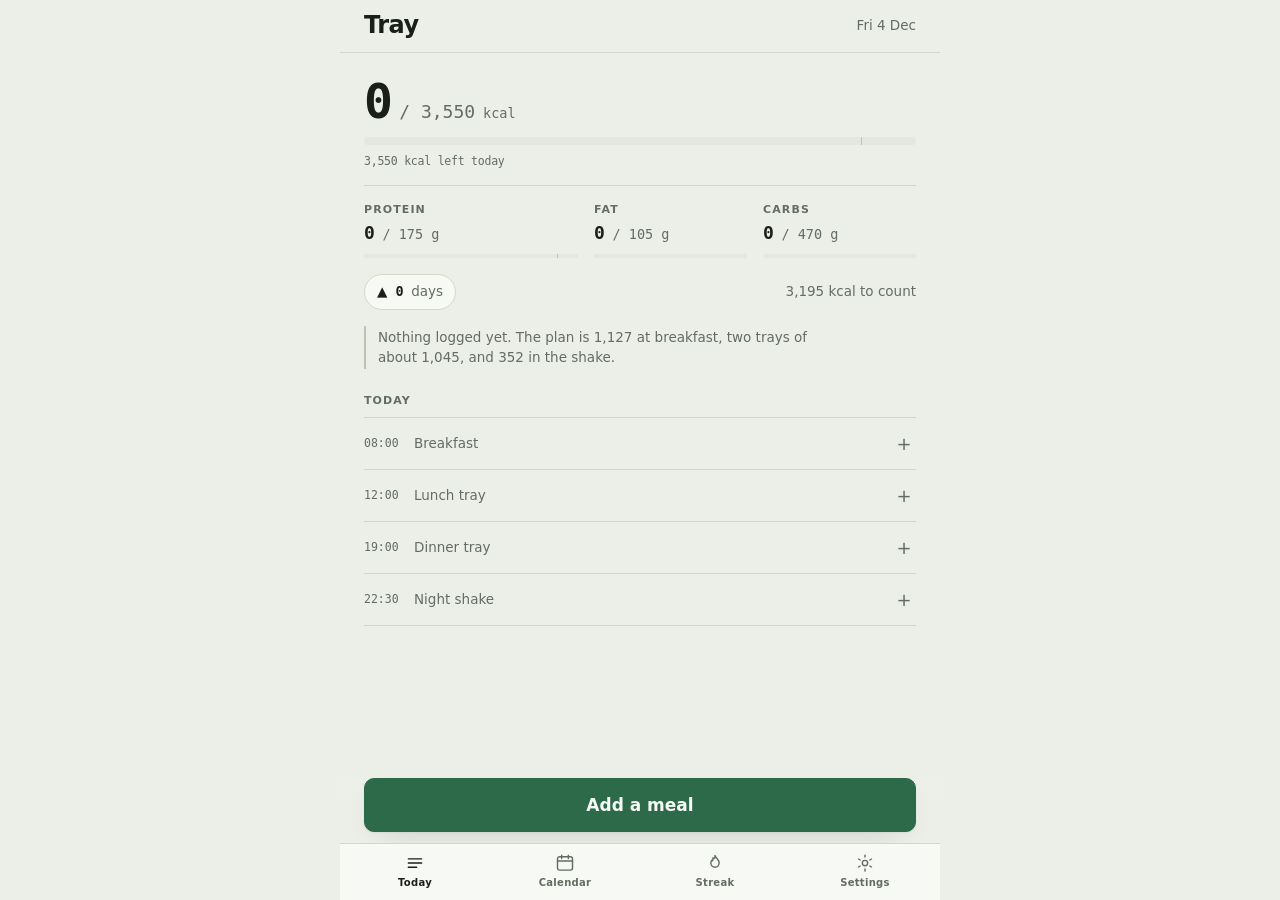
<file: index.html>
<!doctype html>
<html lang="en">
<head>
<meta charset="utf-8">
<meta name="viewport" content="width=device-width, initial-scale=1, viewport-fit=cover">
<meta name="robots" content="noindex, nofollow">
<title>Tray</title>
<meta name="description" content="Canteen tray builder and macro tracker. Works offline, stores nothing off the phone.">
<meta name="theme-color" content="#ECEFE8" media="(prefers-color-scheme: light)">
<meta name="theme-color" content="#141814" media="(prefers-color-scheme: dark)">
<link rel="manifest" href="manifest.webmanifest">
<link rel="icon" href="assets/img/icons/favicon.png">
<link rel="apple-touch-icon" href="assets/img/icons/icon-180.png">
<meta name="apple-mobile-web-app-capable" content="yes">
<meta name="mobile-web-app-capable" content="yes">
<meta name="apple-mobile-web-app-status-bar-style" content="default">
<meta name="apple-mobile-web-app-title" content="Tray">
<link rel="stylesheet" href="assets/css/styles.css">
</head>
<body>
<div class="app" id="app">
  <div class="topbar"><h1>Tray</h1></div>
  <main><p class="muted">Loading…</p></main>
</div>
<noscript>
  <p style="padding:16px">Tray needs JavaScript. It runs entirely on your phone — there is no server to talk to.</p>
</noscript>
<script type="module" src="assets/js/app.js"></script>
</body>
</html>
</file>
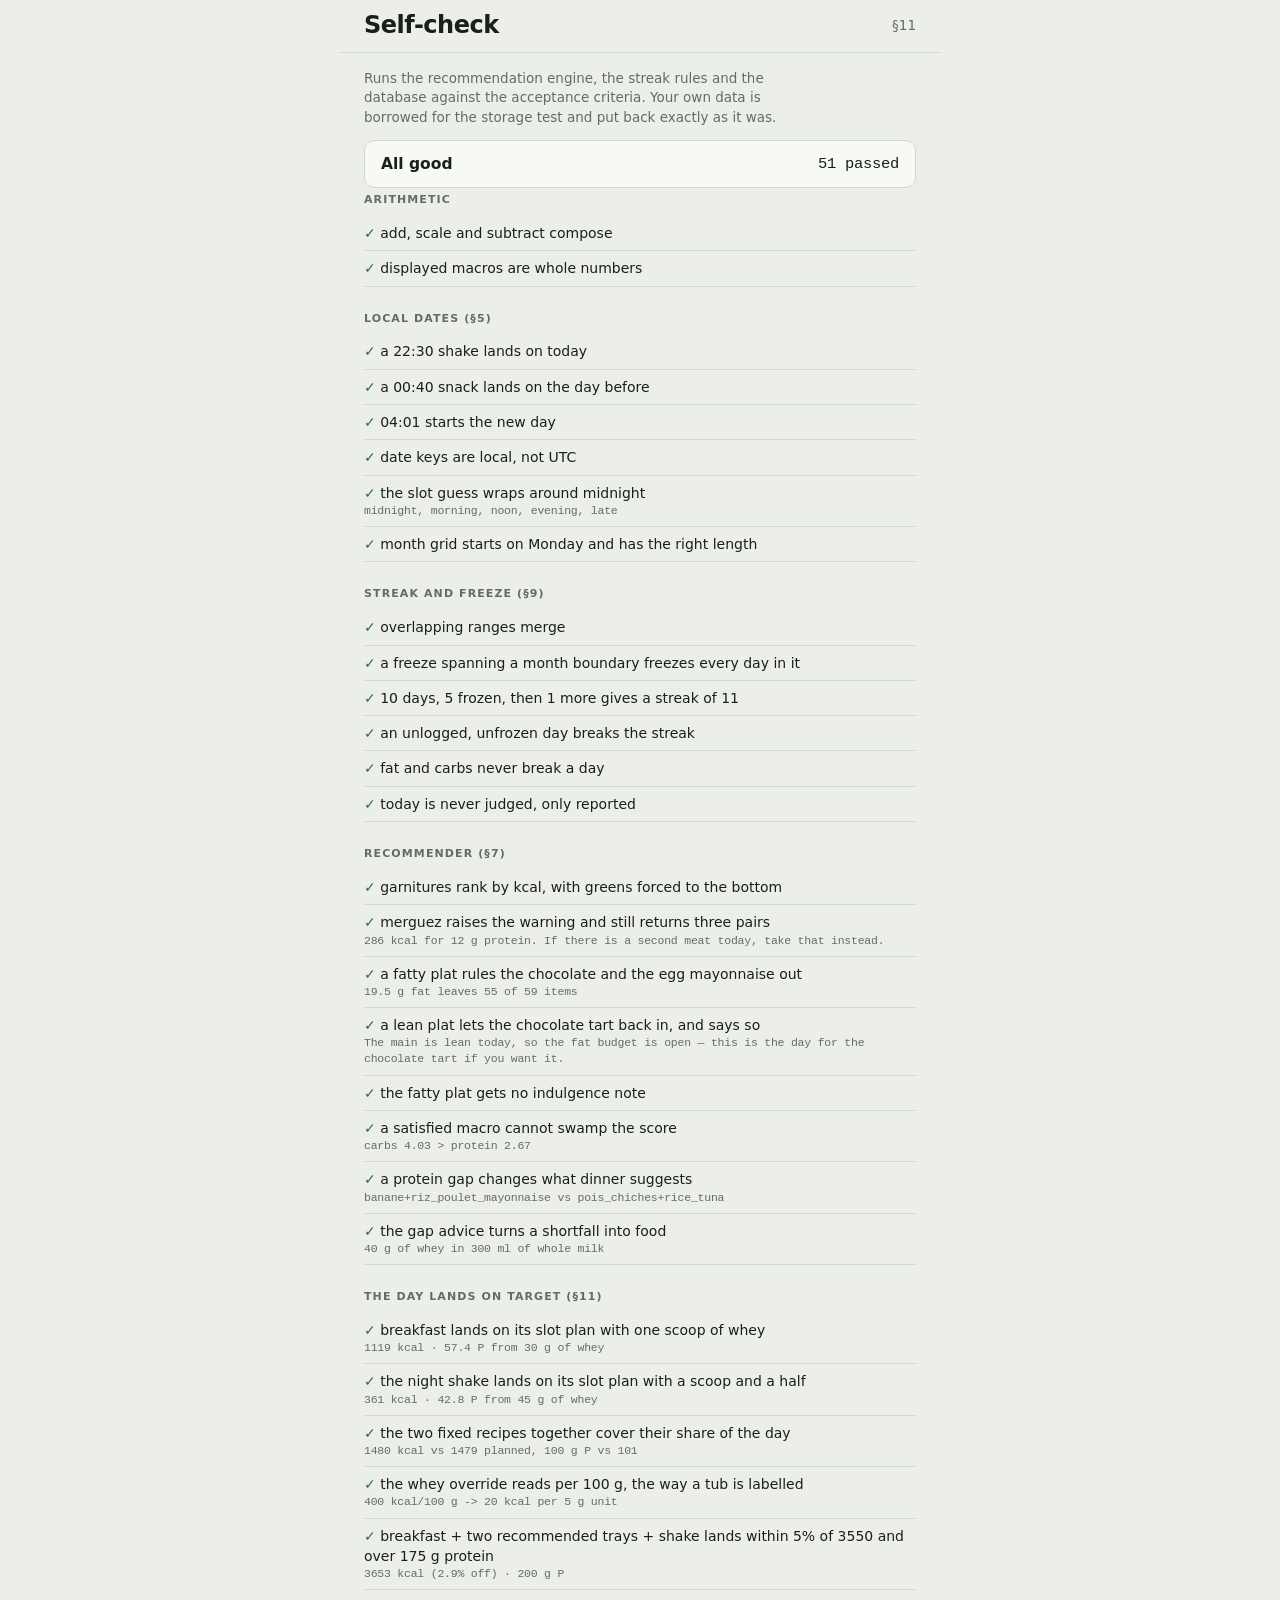
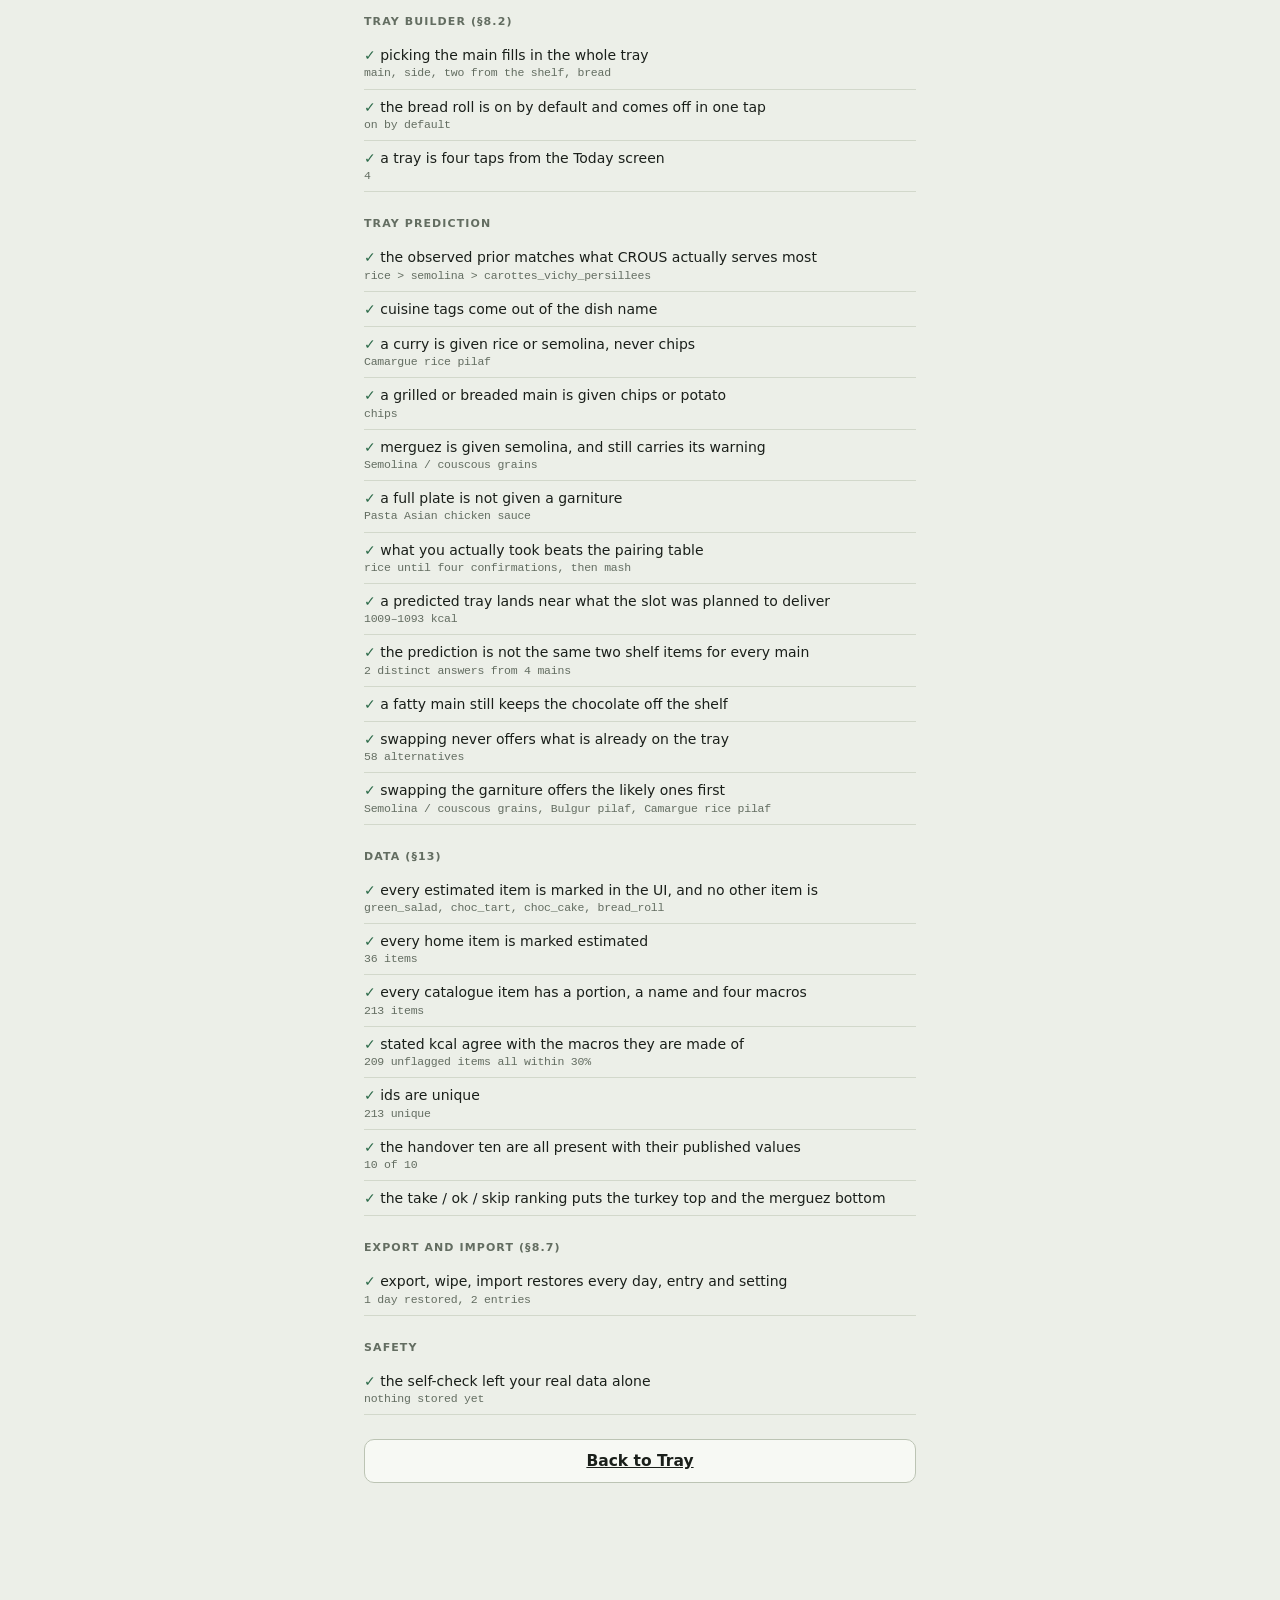
<file: tests.html>
<!doctype html>
<html lang="en">
<head>
<meta charset="utf-8">
<meta name="viewport" content="width=device-width, initial-scale=1, viewport-fit=cover">
<meta name="robots" content="noindex, nofollow">
<title>Tray — self-check</title>
<link rel="icon" href="assets/img/icons/favicon.png">
<link rel="stylesheet" href="assets/css/styles.css">
</head>
<body>
<div class="app">
  <div class="topbar"><h1>Self-check</h1><span class="sub">§11</span></div>
  <main>
    <p class="small muted" style="margin-top:0">
      Runs the recommendation engine, the streak rules and the database against the acceptance
      criteria. Your own data is borrowed for the storage test and put back exactly as it was.
    </p>
    <div id="summary"></div>
    <div id="out"></div>
    <div style="height:24px"></div>
    <a class="btn wide" href="index.html">Back to Tray</a>
    <div style="height:32px"></div>
  </main>
</div>
<script type="module" src="assets/js/tests.js"></script>
</body>
</html>
</file>
<file: assets/css/styles.css>
/* Tray — one stylesheet, no framework.

   The identity is the numbers. This is an app for reading figures in a queue, so the
   figures are the largest thing on every screen, set in tabular mono, on a quiet sage
   ground borrowed from the icon. Everything else is hairlines and space.

   Two geometric registers, used consistently and never mixed:
     - squares (r-md) for anything you pick: food tiles, buttons, panels
     - circles (r-full) for anything that filters or toggles: chips, switches, dots
   Semantic take / ok / skip are never decorative. --accent means progress, nothing else.
*/

:root {
  /* ---- palette ------------------------------------------------------------ */
  --ground:    #ECEFE8;
  --surface:   #F7F9F4;
  --surface-2: #E3E7DD;
  --ink:       #1A1F1A;
  --muted:     #636D61;
  --rule:      #D2D8CB;
  --rule-firm: #BCC4B4;
  --take:      #2C6A49;
  --ok:        #8A6413;
  --skip:      #9A392C;
  --accent:    #1C4E5C;
  --on-dark:   #F7F9F4;
  --take-wash: #2c6a4914;
  --skip-wash: #9a392c14;
  --accent-wash: #1c4e5c12;
  --shadow:    0 1px 2px #1a1f1a0f, 0 12px 32px -16px #1a1f1a33;
  --focus:     #1C4E5C;

  /* ---- type --------------------------------------------------------------- */
  --font: -apple-system, BlinkMacSystemFont, "Segoe UI", system-ui, "Helvetica Neue", sans-serif;
  --mono: ui-monospace, SFMono-Regular, "SF Mono", Menlo, Consolas, monospace;

  --t-display: 40px;
  --t-h1:      24px;
  --t-h2:      18px;
  --t-h3:      15.5px;
  --t-body:    15.5px;
  --t-small:   13.5px;
  --t-tiny:    11.5px;
  --t-label:   11px;

  --w-reg: 400;
  --w-mid: 560;
  --w-bold: 640;

  /* ---- space (4 / 8 / 12 / 16 / 24 / 32 / 48) ------------------------------ */
  --s1: 4px;  --s2: 8px;  --s3: 12px; --s4: 16px;
  --s5: 24px; --s6: 32px; --s7: 48px;

  /* ---- geometry ----------------------------------------------------------- */
  --r-sm: 6px;
  --r-md: 10px;
  --r-lg: 16px;
  --r-full: 999px;

  --pad: var(--s4);
  --bar-h: 56px;
  --hit: 44px;          /* never let a target go under this */
  --measure: 34em;

  color-scheme: light;
}

@media (prefers-color-scheme: dark) {
  :root:not([data-theme="light"]) {
    --ground:    #141814;
    --surface:   #1C211C;
    --surface-2: #252B25;
    --ink:       #E7EBE3;
    --muted:     #949E91;
    --rule:      #2F372F;
    --rule-firm: #434D42;
    --take:      #74C596;
    --ok:        #DCAE54;
    --skip:      #E4867A;
    --accent:    #84C4D6;
    --on-dark:   #141814;
    --take-wash: #74c5961c;
    --skip-wash: #e4867a1c;
    --accent-wash: #84c4d616;
    --shadow:    0 1px 2px #00000047, 0 12px 32px -16px #000000a0;
    --focus:     #84C4D6;
    color-scheme: dark;
  }
}

:root[data-theme="dark"] {
  --ground:    #141814;
  --surface:   #1C211C;
  --surface-2: #252B25;
  --ink:       #E7EBE3;
  --muted:     #949E91;
  --rule:      #2F372F;
  --rule-firm: #434D42;
  --take:      #74C596;
  --ok:        #DCAE54;
  --skip:      #E4867A;
  --accent:    #84C4D6;
  --on-dark:   #141814;
  --take-wash: #74c5961c;
  --skip-wash: #e4867a1c;
  --accent-wash: #84c4d616;
  --shadow:    0 1px 2px #00000047, 0 12px 32px -16px #000000a0;
  --focus:     #84C4D6;
  color-scheme: dark;
}

/* ---------- base -------------------------------------------------------------- */

* { box-sizing: border-box; }

html { -webkit-text-size-adjust: 100%; touch-action: manipulation; }

body {
  margin: 0;
  min-height: 100dvh;
  background: var(--ground);
  color: var(--ink);
  font: var(--w-reg) var(--t-body)/1.45 var(--font);
  -webkit-font-smoothing: antialiased;
  -webkit-tap-highlight-color: transparent;
  overscroll-behavior-y: none;
}

button, input, select, textarea { font: inherit; color: inherit; }
button { cursor: pointer; border: 0; background: none; padding: 0; text-align: left; }
a { color: var(--accent); }

:focus { outline: none; }
:focus-visible {
  outline: 2px solid var(--focus);
  outline-offset: 2px;
  border-radius: var(--r-sm);
}

h1, h2, h3 { margin: 0; font-weight: var(--w-bold); letter-spacing: -0.02em; line-height: 1.16; }
h1 { font-size: var(--t-h1); }
h2 { font-size: var(--t-h2); }
h3 { font-size: var(--t-h3); }
p  { margin: 0 0 var(--s3); max-width: var(--measure); }
p:last-child { margin-bottom: 0; }

.num { font-family: var(--mono); font-variant-numeric: tabular-nums; letter-spacing: -0.02em; }
.muted { color: var(--muted); }
.small { font-size: var(--t-small); }
.tiny  { font-size: var(--t-tiny); line-height: 1.4; }
.center { text-align: center; }
.take { color: var(--take); } .ok { color: var(--ok); } .skip { color: var(--skip); }

.label {
  font-size: var(--t-label); font-weight: var(--w-bold);
  letter-spacing: 0.1em; text-transform: uppercase; color: var(--muted);
}

/* ---------- shell -------------------------------------------------------------- */

.app { min-height: 100dvh; display: flex; flex-direction: column; max-width: 600px; margin: 0 auto; }

.topbar {
  position: sticky; top: 0; z-index: 20;
  display: flex; align-items: center; gap: var(--s3);
  padding: calc(env(safe-area-inset-top) + var(--s3)) var(--pad) var(--s3);
  background: var(--ground);
  border-bottom: 1px solid var(--rule);
}
.topbar h1 { flex: 1; min-width: 0; }
.topbar .sub { font-size: var(--t-small); color: var(--muted); white-space: nowrap; }
.topbar .back {
  width: var(--hit); height: var(--hit); margin-left: calc(var(--s3) * -1);
  display: flex; align-items: center; justify-content: center;
  color: var(--muted); font-size: 20px; flex: none;
}

main { flex: 1; padding: var(--s4) var(--pad) calc(var(--bar-h) + env(safe-area-inset-bottom) + var(--s7)); }
main.with-dock { padding-bottom: calc(var(--bar-h) + 78px + env(safe-area-inset-bottom)); }

.nav {
  position: fixed; left: 0; right: 0; bottom: 0; z-index: 30;
  display: grid; grid-template-columns: repeat(4, 1fr);
  max-width: 600px; margin: 0 auto;
  padding-bottom: env(safe-area-inset-bottom);
  background: var(--surface);
  border-top: 1px solid var(--rule);
}
.nav a {
  height: var(--bar-h);
  display: flex; flex-direction: column; align-items: center; justify-content: center; gap: 3px;
  color: var(--muted); text-decoration: none;
  font-size: 10px; font-weight: var(--w-mid); letter-spacing: 0.03em;
}
.nav a[aria-current="page"] { color: var(--ink); }
.nav svg { width: 20px; height: 20px; fill: none; stroke: currentColor; stroke-width: 1.7;
  stroke-linecap: round; stroke-linejoin: round; }

/* ---------- the macro hero ------------------------------------------------------
   Level 1 of the page. Deliberately not a card: the day's numbers are the page,
   not an item on it. */

.hero { padding: var(--s2) 0 var(--s4); }
.hero .kcal {
  display: flex; align-items: baseline; gap: var(--s2);
  font-family: var(--mono); font-variant-numeric: tabular-nums;
}
.hero .kcal b { font-size: var(--t-display); font-weight: var(--w-bold); letter-spacing: -0.035em; line-height: 1; }
.hero .kcal .of { font-size: var(--t-h2); color: var(--muted); font-weight: var(--w-reg); }
.hero .kcal .unit { font-size: var(--t-small); color: var(--muted); }

/* One hairline, with a tick where the day starts counting. */
.bar { position: relative; height: 6px; background: var(--surface-2); border-radius: var(--r-full); overflow: hidden; }
.bar .fill { position: absolute; inset: 0 auto 0 0; background: var(--accent); border-radius: var(--r-full); transition: width .4s cubic-bezier(.2,.8,.3,1); }
.bar .fill.hit { background: var(--take); }
.bar .fill.over { background: var(--ok); }
.bar .fill.way-over { background: var(--skip); }
.bar .tick { position: absolute; top: -3px; bottom: -3px; width: 1px; background: var(--rule-firm); }
.hero .bar { margin-top: var(--s3); height: 8px; }

.hero .rest {
  display: grid; grid-template-columns: 1.4fr 1fr 1fr; gap: var(--s4);
  margin-top: var(--s4); padding-top: var(--s4); border-top: 1px solid var(--rule);
}
.hero .rest .cell .k { display: block; }
.hero .rest .cell .v {
  display: block; margin-top: 2px;
  font-family: var(--mono); font-variant-numeric: tabular-nums;
  font-size: var(--t-h2); font-weight: var(--w-bold); letter-spacing: -0.03em;
}
.hero .rest .cell .v small { font-size: var(--t-small); font-weight: var(--w-reg); color: var(--muted); letter-spacing: 0; }
.hero .rest .cell .bar { margin-top: var(--s2); height: 4px; }

/* ---------- the primary action --------------------------------------------------
   Level 2. Docked above the tab bar so it is always under the thumb, whatever the
   scroll position. */

.dock {
  position: fixed; left: 0; right: 0; z-index: 25;
  bottom: calc(var(--bar-h) + env(safe-area-inset-bottom));
  max-width: 600px; margin: 0 auto;
  padding: var(--s3) var(--pad);
  background: linear-gradient(to top, var(--ground) 62%, transparent);
  pointer-events: none;
}
.dock > * { pointer-events: auto; }

/* ---------- buttons -------------------------------------------------------------
   Three ranks, one shape language. Height never drops below the tap minimum. */

.btn {
  min-height: var(--hit); padding: 0 var(--s4);
  display: inline-flex; align-items: center; justify-content: center; gap: var(--s2);
  border-radius: var(--r-md); border: 1px solid var(--rule-firm);
  background: var(--surface); color: var(--ink);
  font-weight: var(--w-mid); font-size: var(--t-body);
  transition: transform .09s ease, background .12s ease;
}
.btn:active { transform: scale(.985); }
.btn.primary { background: var(--take); border-color: var(--take); color: var(--on-dark); font-weight: var(--w-bold); }
.btn.big { min-height: 54px; font-size: 17px; border-radius: var(--r-md); box-shadow: var(--shadow); }
.btn.wide { width: 100%; }
.btn.ghost { background: transparent; border-color: var(--rule); }
.btn.quiet { background: transparent; border-color: transparent; color: var(--muted); font-weight: var(--w-reg); }
.btn.danger { color: var(--skip); border-color: color-mix(in srgb, var(--skip) 35%, var(--rule)); }
.btn.sm { min-height: 36px; padding: 0 var(--s3); font-size: var(--t-small); }
.btn[disabled] { opacity: .38; pointer-events: none; }

/* ---------- chips: round, because they filter rather than commit ---------------- */

/* Chips stay visually light at 36px but carry a 44px touch target, because a row of
   44px pills reads as a row of buttons and these are only filters. */
.chip {
  position: relative;
  min-height: 36px; padding: 0 var(--s3);
  display: inline-flex; align-items: center; gap: var(--s1);
  border-radius: var(--r-full); border: 1px solid var(--rule);
  background: var(--surface); color: var(--muted);
  font-size: var(--t-small); font-weight: var(--w-mid); white-space: nowrap;
}
.chip::after { content: ""; position: absolute; inset: -4px -2px; }
.chip.on { background: var(--ink); border-color: var(--ink); color: var(--ground); }
.chip.off { opacity: .42; text-decoration: line-through; }

.chiprow {
  display: flex; gap: var(--s2); overflow-x: auto;
  padding: 2px var(--pad) var(--s3); margin: 0 calc(var(--pad) * -1);
  scrollbar-width: none; -webkit-overflow-scrolling: touch;
}
.chiprow::-webkit-scrollbar { display: none; }

.wrap-row { display: flex; flex-wrap: wrap; gap: var(--s2); }

/* ---------- slot strip ----------------------------------------------------------
   Level 4. Rows on hairlines, not cards — these are a table of the day, and a table
   is what they should look like. */

.slots { border-top: 1px solid var(--rule); }
.slot {
  display: flex; align-items: center; gap: var(--s3);
  width: 100%; min-height: 52px; padding: var(--s3) 0;
  border-bottom: 1px solid var(--rule);
}
.slot .when { font-family: var(--mono); font-size: var(--t-tiny); color: var(--muted); width: 38px; flex: none; }
.slot .body { flex: 1; min-width: 0; }
.slot .title { font-size: var(--t-small); font-weight: var(--w-mid); }
.slot .detail {
  font-size: var(--t-tiny); color: var(--muted); margin-top: 1px;
  overflow: hidden; text-overflow: ellipsis; white-space: nowrap;
}
.slot .figs { flex: none; text-align: right; font-family: var(--mono); font-variant-numeric: tabular-nums; }
.slot .figs .k { font-size: var(--t-small); font-weight: var(--w-bold); }
.slot .figs .p { font-size: var(--t-tiny); color: var(--muted); }
.slot .add { color: var(--muted); font-size: 18px; width: 24px; text-align: center; flex: none; }
.slot.empty .title { color: var(--muted); font-weight: var(--w-reg); }

/* Armed: the row is showing what it is about to add and waiting for a second tap. */
.slot.armed { background: var(--take-wash); }
.slot.armed .body { flex: 1; min-width: 0; text-align: left; }
.slot.armed .title { font-weight: var(--w-mid); }
.slot .btn { flex: none; }

/* Toast, with an optional action such as Undo. */
.toast {
  position: fixed; left: 50%; transform: translateX(-50%); z-index: 50;
  bottom: calc(var(--bar-h) + env(safe-area-inset-bottom) + 76px);
  display: flex; align-items: center; gap: var(--s3);
  max-width: calc(100vw - var(--s5));
  padding: var(--s2) var(--s3) var(--s2) var(--s4);
  background: var(--ink); color: var(--ground);
  border-radius: var(--r-full); font-size: var(--t-small);
  box-shadow: var(--shadow);
}
.toast-action {
  flex: none; min-height: 32px; padding: 0 var(--s3);
  border-radius: var(--r-full); background: var(--ground); color: var(--ink);
  font-size: var(--t-small); font-weight: var(--w-bold);
}

/* ---------- food tiles ----------------------------------------------------------
   Level 3. What you actually tap, so they are the biggest targets on the screen and
   the selected state is unmistakable. */

.tiles { display: grid; grid-template-columns: repeat(2, 1fr); gap: var(--s2); }
.tiles.one { grid-template-columns: 1fr; }

.tile {
  position: relative; display: block; width: 100%;
  min-height: 84px; padding: var(--s3);
  background: var(--surface); border: 1px solid var(--rule); border-radius: var(--r-md);
  transition: border-color .12s ease, background .12s ease, transform .09s ease;
}
.tile:active { transform: scale(.99); }
.tile .glyph { width: 22px; height: 22px; display: block; margin-bottom: var(--s2); color: var(--muted); }
.tile .glyph svg { width: 100%; height: 100%; fill: none; stroke: currentColor; stroke-width: 1.6;
  stroke-linecap: round; stroke-linejoin: round; }
.tile .en { display: block; font-size: var(--t-small); font-weight: var(--w-mid); line-height: 1.25; padding-right: 14px; }
.tile .fr { display: block; font-size: var(--t-tiny); color: var(--muted); margin-top: 2px; line-height: 1.3; }
.tile .figs { display: block; margin-top: var(--s2); font-family: var(--mono);
  font-variant-numeric: tabular-nums; font-size: var(--t-tiny); color: var(--muted); }
.tile .figs b { color: var(--ink); font-size: var(--t-small); font-weight: var(--w-bold); }
.tile .dot { position: absolute; top: var(--s3); right: var(--s3); width: 7px; height: 7px; border-radius: var(--r-full); }
.tile[aria-pressed="true"] {
  border-color: var(--ink); background: var(--surface);
  box-shadow: inset 0 0 0 1px var(--ink);
}
.tile[aria-pressed="true"]::after {
  content: "✓"; position: absolute; right: var(--s3); bottom: var(--s3);
  width: 20px; height: 20px; border-radius: var(--r-full);
  background: var(--ink); color: var(--ground);
  font-size: 12px; line-height: 20px; text-align: center;
}
.tile.wide { min-height: 0; }
.tile.wide .en { font-size: var(--t-body); }

.dot.take { background: var(--take); } .dot.ok { background: var(--ok); } .dot.skip { background: var(--skip); }

.est {
  display: inline-block; margin-left: var(--s1); padding: 0 4px;
  border: 1px solid var(--rule-firm); border-radius: 3px;
  font-size: 9px; font-weight: var(--w-mid); letter-spacing: .06em;
  text-transform: uppercase; color: var(--muted); vertical-align: 1px;
}

/* ---------- the predicted tray --------------------------------------------------
   The product's one real visual idea: the tray as it is actually assembled, each
   component on its own line, each swappable in one tap. */

.tray { border-top: 1px solid var(--rule); }
.trayrow {
  display: flex; align-items: center; gap: var(--s3);
  padding: var(--s3) 0; border-bottom: 1px solid var(--rule);
  min-height: 60px;
}
.trayrow .slotname { width: 58px; flex: none; align-self: flex-start; padding-top: 2px; }
.trayrow .what { flex: 1; min-width: 0; display: block; text-align: left; }
.trayrow .what .n { display: block; font-size: var(--t-small); font-weight: var(--w-mid); line-height: 1.3; }
.trayrow .what .m { display: block; font-size: var(--t-tiny); color: var(--muted); margin-top: 2px;
  font-family: var(--mono); font-variant-numeric: tabular-nums; }
.trayrow .what .why { display: block; font-size: var(--t-tiny); color: var(--muted);
  margin-top: var(--s1); line-height: 1.35; }
.trayrow .btn { flex: none; align-self: center; }
.trayrow.none .what .n { color: var(--muted); font-weight: var(--w-reg); }

.traytotal {
  display: flex; align-items: baseline; justify-content: space-between;
  padding: var(--s3) 0 0; margin-top: var(--s1);
  border-top: 2px solid var(--ink);
}
.traytotal .v { font-family: var(--mono); font-variant-numeric: tabular-nums;
  font-size: var(--t-h2); font-weight: var(--w-bold); letter-spacing: -.03em; }

/* before -> after, the one place a number changes because of what you just did */
.delta { display: flex; align-items: baseline; gap: var(--s2); font-family: var(--mono);
  font-variant-numeric: tabular-nums; font-size: var(--t-small); color: var(--muted); }
.delta b { color: var(--ink); font-weight: var(--w-bold); }
.delta .arrow { color: var(--rule-firm); }

/* ---------- notes: a rule, not a filled box ------------------------------------- */

.note {
  border-left: 2px solid var(--rule-firm); padding: 2px 0 2px var(--s3);
  font-size: var(--t-small); color: var(--muted); line-height: 1.45;
  max-width: var(--measure);
}
.note b, .note strong { color: var(--ink); font-weight: var(--w-mid); }
.note.warn { border-left-color: var(--skip); color: var(--ink); }
.note.good { border-left-color: var(--take); color: var(--ink); }

/* ---------- steps ---------------------------------------------------------------- */

.steps { display: flex; align-items: center; gap: var(--s1); }
.steps i { width: 16px; height: 2px; background: var(--rule-firm); border-radius: var(--r-full); }
.steps i.on { background: var(--ink); width: 22px; }

/* ---------- search ---------------------------------------------------------------- */

.search {
  width: 100%; min-height: var(--hit); padding: 0 var(--s3);
  border-radius: var(--r-md); border: 1px solid var(--rule-firm); background: var(--surface);
  font-size: 16px;  /* 16px exactly, or iOS zooms the page on focus */
}
.search::placeholder { color: var(--muted); }

/* ---------- steppers --------------------------------------------------------------- */

.ing { display: flex; align-items: center; gap: var(--s3); padding: var(--s2) 0; border-bottom: 1px solid var(--rule); }
.ing:last-child { border-bottom: 0; }
.ing .lab { flex: 1; min-width: 0; }
.ing .lab .n { font-weight: var(--w-mid); font-size: var(--t-small); }
.ing .lab .u { font-size: var(--t-tiny); color: var(--muted); font-family: var(--mono); font-variant-numeric: tabular-nums; }
.step { display: flex; align-items: center; gap: 2px; }
.step button {
  width: var(--hit); height: var(--hit); border-radius: var(--r-md); border: 1px solid var(--rule);
  background: var(--surface); font-size: 18px; color: var(--ink);
  display: flex; align-items: center; justify-content: center;
}
.step .q { min-width: 56px; text-align: center; font-family: var(--mono); font-variant-numeric: tabular-nums; font-size: var(--t-small); }

/* ---------- sheet -------------------------------------------------------------------- */

.scrim {
  position: fixed; inset: 0; z-index: 40; background: #0008;
  display: flex; align-items: flex-end; justify-content: center;
  animation: fade .16s ease;
}
@keyframes fade { from { opacity: 0 } }
@keyframes rise { from { transform: translateY(12px) } }
.sheet {
  width: 100%; max-width: 600px; max-height: 90dvh; overflow-y: auto;
  background: var(--ground); border-radius: var(--r-lg) var(--r-lg) 0 0;
  border-top: 1px solid var(--rule);
  padding: var(--s4) var(--pad) calc(env(safe-area-inset-bottom) + var(--s4));
  animation: rise .2s cubic-bezier(.2,.8,.3,1);
  box-shadow: var(--shadow);
}
.sheet .handle { width: 34px; height: 4px; border-radius: var(--r-full); background: var(--rule-firm); margin: calc(var(--s2) * -1) auto var(--s3); }
.sheet h2 { margin-bottom: var(--s3); }

/* ---------- calendar ------------------------------------------------------------------ */

.cal { display: grid; grid-template-columns: repeat(7, 1fr); gap: var(--s1); }
.cal .wd { text-align: center; font-size: 10px; color: var(--muted); padding-bottom: var(--s1); }
.cal .cell {
  aspect-ratio: 1; border-radius: var(--r-sm); border: 1px solid var(--rule);
  background: var(--surface); position: relative; overflow: hidden;
  display: flex; align-items: flex-start; justify-content: center; padding-top: 3px;
}
.cal .cell.blank { border: 0; background: none; }
.cal .cell .d { position: relative; z-index: 2; font-size: 10px; font-family: var(--mono); }
.cal .cell .lv { position: absolute; left: 0; right: 0; bottom: 0; background: var(--accent); opacity: .28; }
.cal .cell.hit .lv { background: var(--take); opacity: .4; }
.cal .cell.today { border-color: var(--ink); box-shadow: inset 0 0 0 1px var(--ink); }
.cal .cell.frozen { background: repeating-linear-gradient(135deg, var(--surface-2) 0 3px, var(--surface) 3px 7px); color: var(--muted); }
.cal .cell .pdot { position: absolute; bottom: 3px; left: 50%; transform: translateX(-50%); width: 4px; height: 4px; border-radius: var(--r-full); background: var(--take); z-index: 2; }
.cal .cell.empty-past { background: transparent; border-style: dashed; color: var(--muted); }

.spark { width: 100%; height: 100px; display: block; overflow: visible; }

/* ---------- rows, fields, switches -------------------------------------------------- */

.kv { display: flex; justify-content: space-between; gap: var(--s3); padding: var(--s2) 0; font-size: var(--t-small); }
.kv + .kv { border-top: 1px solid var(--rule); }
.kv .k { color: var(--muted); }
.kv .v { font-family: var(--mono); font-variant-numeric: tabular-nums; }

.panel { border: 1px solid var(--rule); border-radius: var(--r-md); padding: var(--s3) var(--s4); background: var(--surface); }
.panel + .panel { margin-top: var(--s2); }

/* Calendar, Streak and Settings are reference screens rather than doing screens, so
   they keep a boxed layout — but on the same tokens as everything else, not their own. */
.card { border: 1px solid var(--rule); border-radius: var(--r-md); padding: var(--s3) var(--s4); background: var(--surface); }
.card + .card { margin-top: var(--s2); }
.section-title {
  margin: var(--s5) 0 var(--s2);
  font-size: var(--t-label); font-weight: var(--w-bold);
  letter-spacing: .1em; text-transform: uppercase; color: var(--muted);
}
.section-title:first-child { margin-top: var(--s1); }

.field { display: flex; align-items: center; gap: var(--s3); padding: var(--s2) 0; }
.field label { flex: 1; font-size: var(--t-small); }
.field input[type="number"], .field input[type="date"], .field input[type="text"] {
  width: 116px; min-height: 42px; padding: 0 var(--s2); text-align: right;
  border-radius: var(--r-md); border: 1px solid var(--rule-firm); background: var(--surface);
  font-family: var(--mono); font-size: 16px;
}
.field input[type="date"] { text-align: left; }
.field input[type="text"] { text-align: left; flex: 1; width: auto; font-family: var(--font); }

.switch { width: 48px; height: 29px; border-radius: var(--r-full); background: var(--surface-2);
  border: 1px solid var(--rule-firm); position: relative; flex: none; transition: background .15s; }
.switch::after { content: ""; position: absolute; top: 2px; left: 2px; width: 23px; height: 23px;
  border-radius: var(--r-full); background: var(--surface); box-shadow: 0 1px 2px #0003; transition: transform .15s; }
.switch[aria-checked="true"] { background: var(--take); border-color: var(--take); }
.switch[aria-checked="true"]::after { transform: translateX(19px); }

.streakchip {
  display: inline-flex; align-items: center; gap: var(--s2);
  min-height: 36px; padding: 0 var(--s3); border-radius: var(--r-full);
  background: var(--surface); border: 1px solid var(--rule);
  font-size: var(--t-small); font-weight: var(--w-mid);
}

details summary { cursor: pointer; font-size: var(--t-small); color: var(--muted); padding: var(--s2) 0; }
details[open] summary { margin-bottom: var(--s2); }

.section { margin-top: var(--s5); }
.section > .label { display: block; margin-bottom: var(--s2); }
.section:first-child { margin-top: 0; }

.row { display: flex; align-items: center; gap: var(--s3); }
.row.between { justify-content: space-between; }
.grow { flex: 1; min-width: 0; }
.stack > * + * { margin-top: var(--s2); }

.pass { color: var(--take); }
.fail { color: var(--skip); font-weight: var(--w-bold); }

/* ---------- wider screens -------------------------------------------------------------
   The breakpoint is where the tile grid starts looking sparse, not a device name. */

@media (min-width: 620px) {
  :root { --pad: var(--s5); }
  .tiles { grid-template-columns: repeat(3, 1fr); }
  .hero .kcal b { font-size: 48px; }
}

@media (prefers-reduced-motion: reduce) {
  *, *::before, *::after { animation-duration: .001ms !important; transition-duration: .001ms !important; }
}
</file>
